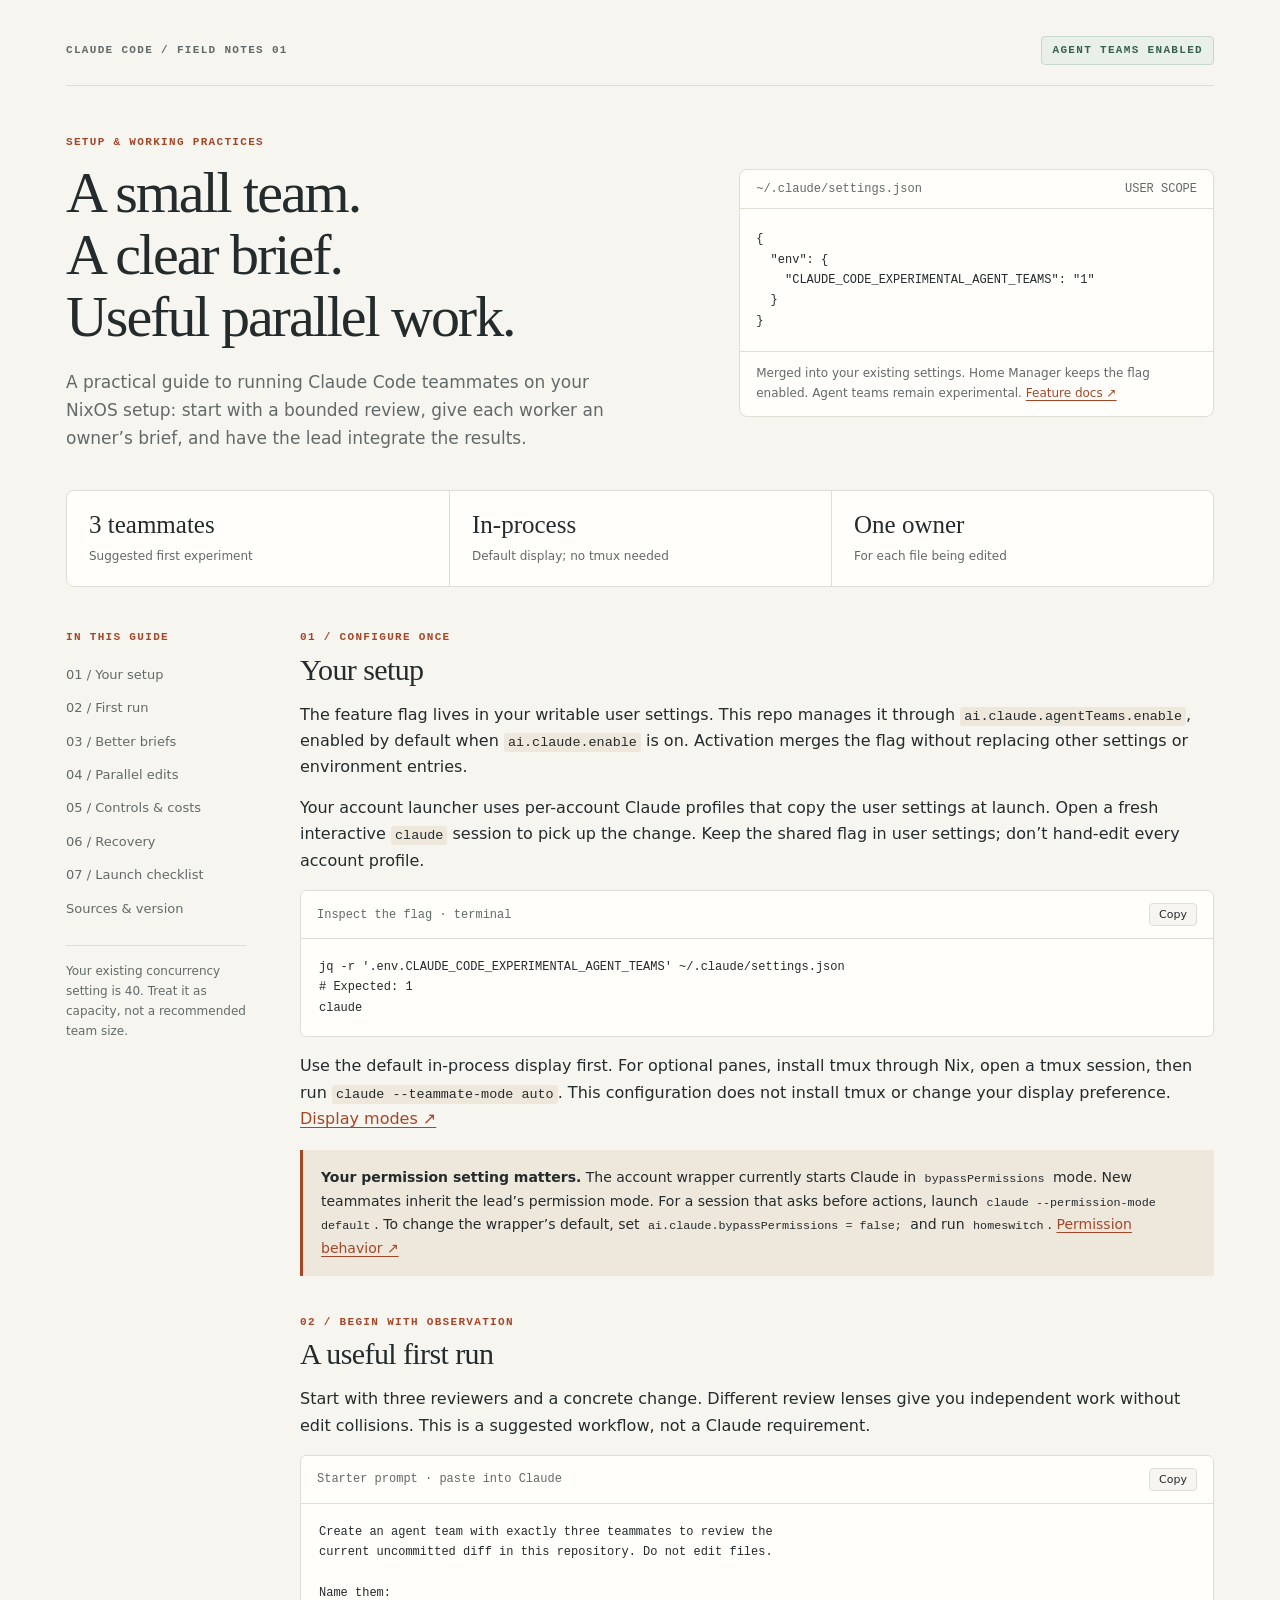
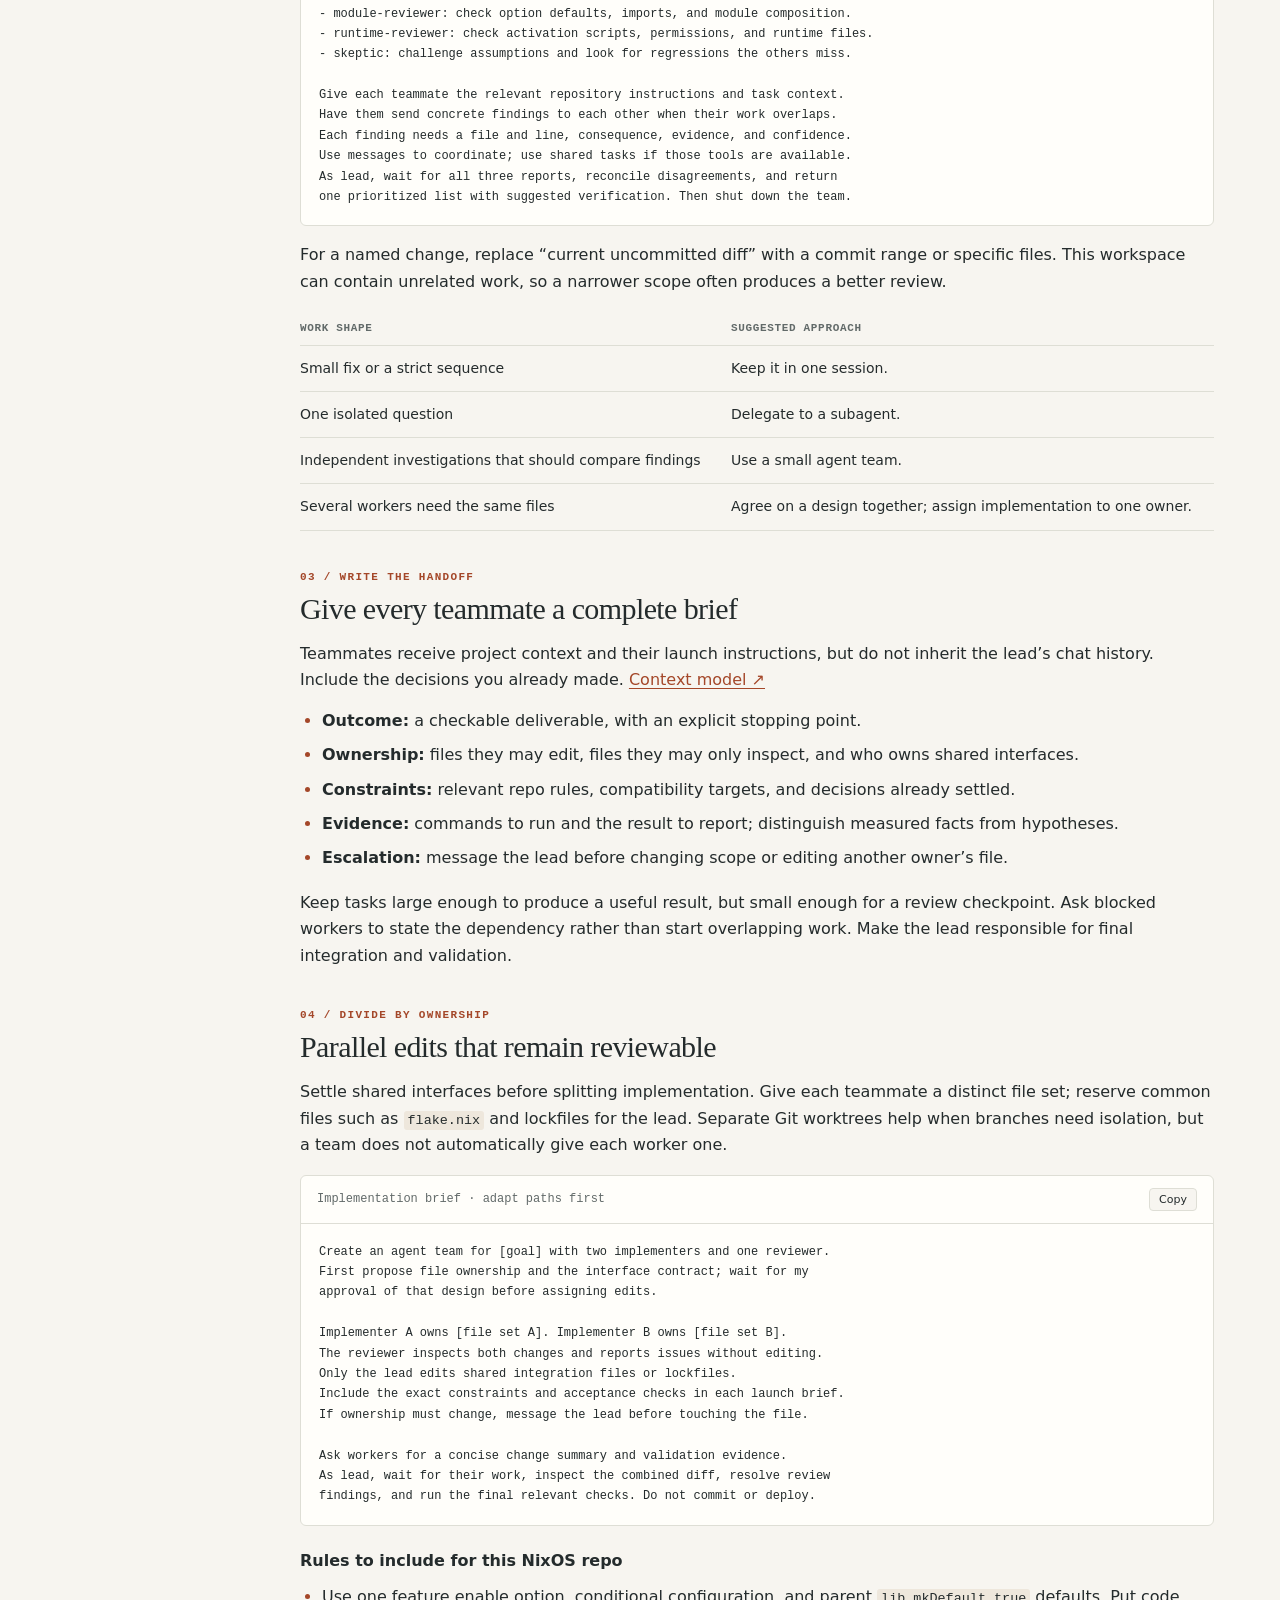
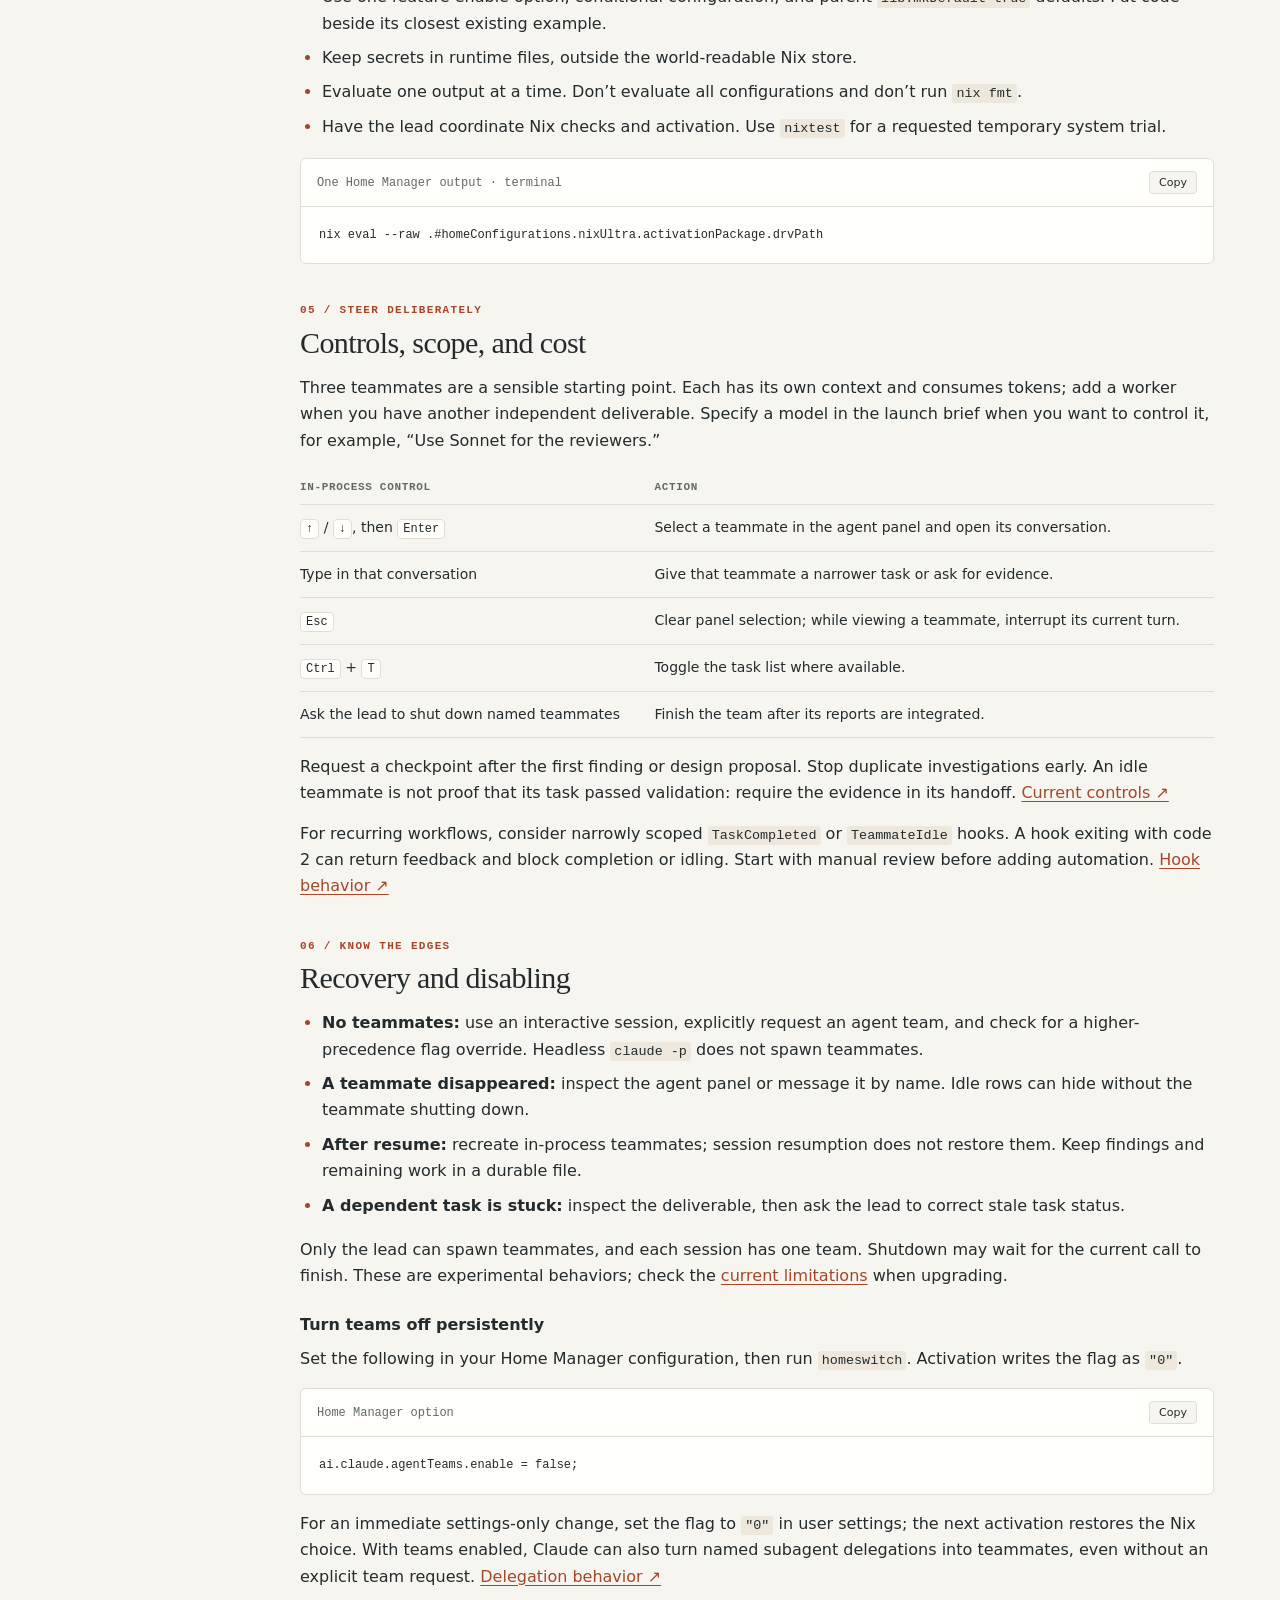
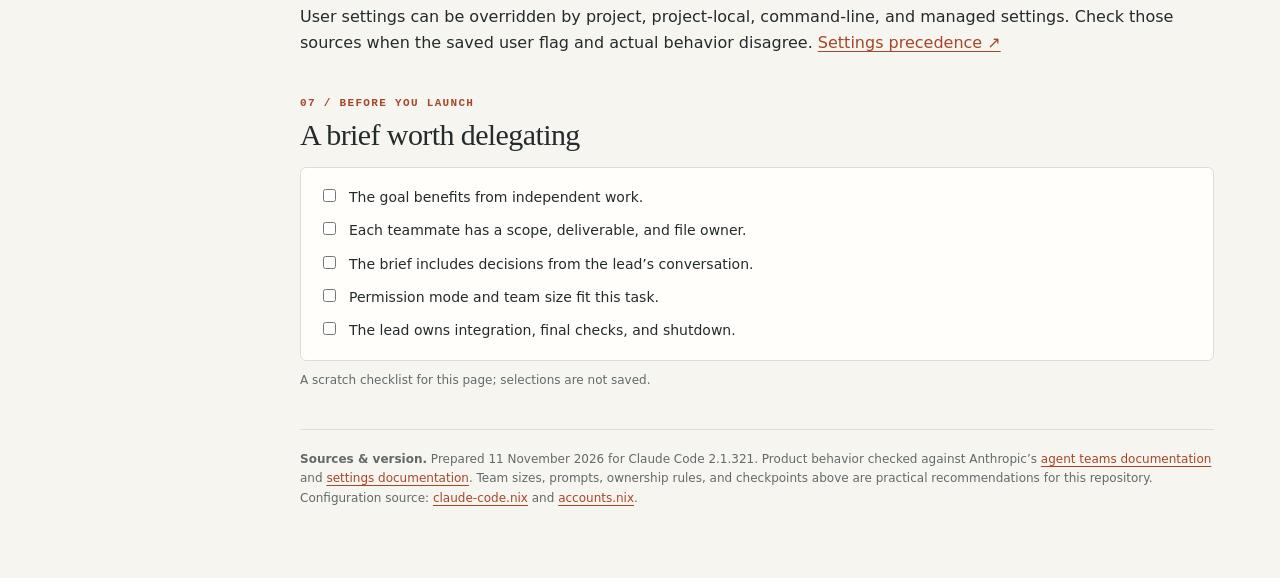
<file: docs/claude-agent-teams.html>
<!doctype html>
<html lang="en">
<head>
  <meta charset="utf-8">
  <meta name="viewport" content="width=device-width, initial-scale=1">
  <meta name="color-scheme" content="light dark">
  <link rel="icon" href="data:,">
  <title>Claude Code agent teams — setup &amp; field guide</title>
  <style>
    :root { color-scheme: light; --paper: #f7f5f0; --card: #fffefa; --ink: #242b2c; --muted: #626a69; --line: #deded5; --accent: #a44729; --soft: #eee7dc; --green: #38614b; }
    * { box-sizing: border-box; }
    html { scroll-behavior: smooth; scroll-padding-top: 24px; }
    body { margin: 0; background: var(--paper); color: var(--ink); font: 16px/1.65 system-ui, sans-serif; }
    a { color: var(--accent); text-underline-offset: 3px; }
    a:focus-visible, button:focus-visible, input:focus-visible { outline: 3px solid var(--accent); outline-offset: 4px; }
    .shell { max-width: 1240px; margin: auto; padding: 36px 46px 70px; }
    .masthead { display: flex; justify-content: space-between; align-items: center; gap: 20px; border-bottom: 1px solid var(--line); padding-bottom: 20px; }
    .brand, .eyebrow, .number, .badge { font: 600 11px/1.5 ui-monospace, monospace; letter-spacing: .12em; text-transform: uppercase; }
    .brand { color: var(--muted); }
    .badge { display: inline-block; border: 1px solid #c7d7ca; background: #e9f0e8; color: var(--green); padding: 5px 10px; border-radius: 4px; white-space: nowrap; }
    .hero { display: grid; grid-template-columns: 1.3fr 1fr; align-items: center; gap: 56px; padding: 48px 0 38px; }
    .eyebrow { color: var(--accent); margin-bottom: 12px; }
    h1 { font: 500 clamp(36px, 4.8vw, 58px)/1.07 Georgia, serif; letter-spacing: -.035em; margin: 0 0 20px; }
    .lede { color: var(--muted); font-size: 17px; max-width: 550px; margin: 0; }
    .config { border: 1px solid var(--line); background: var(--card); border-radius: 8px; overflow: hidden; }
    .config-top, .code-top { padding: 12px 16px; display: flex; justify-content: space-between; align-items: center; gap: 12px; border-bottom: 1px solid var(--line); color: var(--muted); font: 12px ui-monospace, monospace; }
    .config pre { margin: 0; padding: 20px 16px; font-size: 12px; }
    .config-note { border-top: 1px solid var(--line); padding: 12px 16px; font-size: 12px; color: var(--muted); }
    .facts { display: grid; grid-template-columns: repeat(3, 1fr); border: 1px solid var(--line); border-radius: 8px; background: var(--card); margin-bottom: 42px; }
    .fact { padding: 18px 22px; }
    .fact + .fact { border-left: 1px solid var(--line); }
    .fact strong { display: block; font: 500 25px/1.3 Georgia, serif; }
    .fact span { color: var(--muted); font-size: 12px; }
    .layout { display: grid; grid-template-columns: 180px minmax(0, 1fr); gap: 54px; }
    aside { align-self: start; position: sticky; top: 24px; }
    nav a { display: block; color: var(--muted); text-decoration: none; font-size: 13px; padding: 6px 0; }
    nav a:hover { color: var(--accent); }
    .aside-note { border-top: 1px solid var(--line); margin-top: 20px; padding-top: 16px; font-size: 12px; color: var(--muted); }
    section { margin-bottom: 38px; }
    .number { color: var(--accent); display: block; margin-bottom: 6px; }
    h2 { font: 500 30px/1.2 Georgia, serif; letter-spacing: -.02em; margin: 0 0 14px; }
    h3 { font-size: 16px; margin: 22px 0 8px; }
    p { margin: 0 0 14px; }
    ul, ol { padding-left: 22px; margin: 10px 0 18px; }
    li { margin-bottom: 8px; }
    li::marker { color: var(--accent); }
    code, pre, kbd { font-family: ui-monospace, SFMono-Regular, Consolas, monospace; }
    code { font-size: .84em; overflow-wrap: anywhere; }
    :not(pre) > code { background: var(--soft); padding: 2px 4px; border-radius: 3px; }
    pre { overflow-x: auto; white-space: pre-wrap; overflow-wrap: anywhere; margin: 0; padding: 18px; font-size: 12px; line-height: 1.7; }
    pre code { font-size: inherit; }
    .codebox { margin: 16px 0; border: 1px solid var(--line); background: var(--card); border-radius: 6px; overflow: hidden; }
    button { cursor: pointer; border: 1px solid var(--line); border-radius: 4px; color: var(--ink); background: var(--paper); padding: 4px 9px; font: 11px system-ui, sans-serif; }
    button:hover { border-color: var(--accent); }
    .callout { background: var(--soft); border-left: 3px solid var(--accent); padding: 16px 18px; margin: 18px 0; font-size: 14px; }
    .callout p:last-child { margin-bottom: 0; }
    table { width: 100%; border-collapse: collapse; margin: 16px 0; font-size: 14px; }
    th { text-align: left; color: var(--muted); font: 600 11px ui-monospace, monospace; text-transform: uppercase; letter-spacing: .06em; }
    th, td { padding: 11px 10px; border-bottom: 1px solid var(--line); vertical-align: top; }
    th:first-child, td:first-child { padding-left: 0; }
    kbd { border: 1px solid var(--line); background: var(--card); border-radius: 4px; padding: 2px 5px; font-size: 12px; white-space: nowrap; }
    .checklist { display: grid; gap: 10px; border: 1px solid var(--line); background: var(--card); padding: 18px; border-radius: 6px; font-size: 14px; }
    .checklist label { display: flex; gap: 10px; align-items: baseline; cursor: pointer; }
    .checklist input { accent-color: var(--accent); }
    .checklist label:has(input:checked) { color: var(--muted); text-decoration: line-through; }
    .small { font-size: 12px; color: var(--muted); }
    footer { margin-top: 32px; padding-top: 20px; border-top: 1px solid var(--line); font-size: 12px; color: var(--muted); }
    @media (max-width: 860px) { .shell { padding: 24px; } .hero { grid-template-columns: 1fr; gap: 26px; padding-top: 32px; } .layout { grid-template-columns: 1fr; gap: 20px; } aside { position: static; } nav { display: flex; flex-wrap: wrap; gap: 4px 18px; } .aside-note { display: none; } .facts { margin-bottom: 28px; } }
    @media (max-width: 500px) { .shell { padding: 20px 16px; } .masthead { align-items: start; } .brand { max-width: 150px; } .badge { font-size: 9px; } .fact { padding: 14px 10px; } .fact strong { font-size: 20px; } .fact span { font-size: 11px; } h2 { font-size: 26px; } table { font-size: 12px; } }
    @media print { body { background: white; font-size: 11pt; } .shell { max-width: none; padding: 0; } aside, button { display: none; } .layout { display: block; } .hero { gap: 24px; padding-top: 24px; } h1 { font-size: 34pt; } section, .codebox, .callout { break-inside: avoid; } a { color: inherit; } }
  </style>
</head>
<body>
  <div class="shell">
    <header class="masthead">
      <div class="brand">Claude Code / field notes 01</div>
      <span class="badge">Agent teams enabled</span>
    </header>
    <div class="hero">
      <div>
        <div class="eyebrow">Setup &amp; working practices</div>
        <h1>A small team.<br>A clear brief.<br>Useful parallel work.</h1>
        <p class="lede">A practical guide to running Claude Code teammates on your NixOS setup: start with a bounded review, give each worker an owner’s brief, and have the lead integrate the results.</p>
      </div>
      <div class="config">
        <div class="config-top"><span>~/.claude/settings.json</span><span>USER SCOPE</span></div>
        <pre><code>{
  "env": {
    "CLAUDE_CODE_EXPERIMENTAL_AGENT_TEAMS": "1"
  }
}</code></pre>
        <div class="config-note">Merged into your existing settings. Home Manager keeps the flag enabled. Agent teams remain experimental. <a href="https://code.claude.com/docs/en/agent-teams#enable-agent-teams">Feature docs ↗</a></div>
      </div>
    </div>
    <div class="facts">
      <div class="fact"><strong>3 teammates</strong><span>Suggested first experiment</span></div>
      <div class="fact"><strong>In-process</strong><span>Default display; no tmux needed</span></div>
      <div class="fact"><strong>One owner</strong><span>For each file being edited</span></div>
    </div>
    <div class="layout">
      <aside>
        <div class="eyebrow">In this guide</div>
        <nav aria-label="Guide sections">
          <a href="#setup">01 / Your setup</a>
          <a href="#first-run">02 / First run</a>
          <a href="#brief">03 / Better briefs</a>
          <a href="#implementation">04 / Parallel edits</a>
          <a href="#controls">05 / Controls &amp; costs</a>
          <a href="#recovery">06 / Recovery</a>
          <a href="#checklist">07 / Launch checklist</a>
          <a href="#sources">Sources &amp; version</a>
        </nav>
        <div class="aside-note">Your existing concurrency setting is 40. Treat it as capacity, not a recommended team size.</div>
      </aside>
      <main>
        <section id="setup">
          <span class="number">01 / Configure once</span>
          <h2>Your setup</h2>
          <p>The feature flag lives in your writable user settings. This repo manages it through <code>ai.claude.agentTeams.enable</code>, enabled by default when <code>ai.claude.enable</code> is on. Activation merges the flag without replacing other settings or environment entries.</p>
          <p>Your account launcher uses per-account Claude profiles that copy the user settings at launch. Open a fresh interactive <code>claude</code> session to pick up the change. Keep the shared flag in user settings; don’t hand-edit every account profile.</p>
          <div class="codebox">
            <div class="code-top"><span>Inspect the flag · terminal</span><button type="button" data-copy="verify">Copy</button></div>
            <pre id="verify"><code>jq -r '.env.CLAUDE_CODE_EXPERIMENTAL_AGENT_TEAMS' ~/.claude/settings.json
# Expected: 1
claude</code></pre>
          </div>
          <p>Use the default in-process display first. For optional panes, install tmux through Nix, open a tmux session, then run <code>claude --teammate-mode auto</code>. This configuration does not install tmux or change your display preference. <a href="https://code.claude.com/docs/en/agent-teams#choose-a-display-mode">Display modes ↗</a></p>
          <div class="callout"><p><strong>Your permission setting matters.</strong> The account wrapper currently starts Claude in <code>bypassPermissions</code> mode. New teammates inherit the lead’s permission mode. For a session that asks before actions, launch <code>claude --permission-mode default</code>. To change the wrapper’s default, set <code>ai.claude.bypassPermissions = false;</code> and run <code>homeswitch</code>. <a href="https://code.claude.com/docs/en/agent-teams#permissions">Permission behavior ↗</a></p></div>
        </section>
        <section id="first-run">
          <span class="number">02 / Begin with observation</span>
          <h2>A useful first run</h2>
          <p>Start with three reviewers and a concrete change. Different review lenses give you independent work without edit collisions. This is a suggested workflow, not a Claude requirement.</p>
          <div class="codebox">
            <div class="code-top"><span>Starter prompt · paste into Claude</span><button type="button" data-copy="review-prompt">Copy</button></div>
            <pre id="review-prompt"><code>Create an agent team with exactly three teammates to review the
current uncommitted diff in this repository. Do not edit files.

Name them:
- module-reviewer: check option defaults, imports, and module composition.
- runtime-reviewer: check activation scripts, permissions, and runtime files.
- skeptic: challenge assumptions and look for regressions the others miss.

Give each teammate the relevant repository instructions and task context.
Have them send concrete findings to each other when their work overlaps.
Each finding needs a file and line, consequence, evidence, and confidence.
Use messages to coordinate; use shared tasks if those tools are available.
As lead, wait for all three reports, reconcile disagreements, and return
one prioritized list with suggested verification. Then shut down the team.</code></pre>
          </div>
          <p>For a named change, replace “current uncommitted diff” with a commit range or specific files. This workspace can contain unrelated work, so a narrower scope often produces a better review.</p>
          <table>
            <thead><tr><th>Work shape</th><th>Suggested approach</th></tr></thead>
            <tbody>
              <tr><td>Small fix or a strict sequence</td><td>Keep it in one session.</td></tr>
              <tr><td>One isolated question</td><td>Delegate to a subagent.</td></tr>
              <tr><td>Independent investigations that should compare findings</td><td>Use a small agent team.</td></tr>
              <tr><td>Several workers need the same files</td><td>Agree on a design together; assign implementation to one owner.</td></tr>
            </tbody>
          </table>
        </section>
        <section id="brief">
          <span class="number">03 / Write the handoff</span>
          <h2>Give every teammate a complete brief</h2>
          <p>Teammates receive project context and their launch instructions, but do not inherit the lead’s chat history. Include the decisions you already made. <a href="https://code.claude.com/docs/en/agent-teams#context-and-communication">Context model ↗</a></p>
          <ul>
            <li><strong>Outcome:</strong> a checkable deliverable, with an explicit stopping point.</li>
            <li><strong>Ownership:</strong> files they may edit, files they may only inspect, and who owns shared interfaces.</li>
            <li><strong>Constraints:</strong> relevant repo rules, compatibility targets, and decisions already settled.</li>
            <li><strong>Evidence:</strong> commands to run and the result to report; distinguish measured facts from hypotheses.</li>
            <li><strong>Escalation:</strong> message the lead before changing scope or editing another owner’s file.</li>
          </ul>
          <p>Keep tasks large enough to produce a useful result, but small enough for a review checkpoint. Ask blocked workers to state the dependency rather than start overlapping work. Make the lead responsible for final integration and validation.</p>
        </section>
        <section id="implementation">
          <span class="number">04 / Divide by ownership</span>
          <h2>Parallel edits that remain reviewable</h2>
          <p>Settle shared interfaces before splitting implementation. Give each teammate a distinct file set; reserve common files such as <code>flake.nix</code> and lockfiles for the lead. Separate Git worktrees help when branches need isolation, but a team does not automatically give each worker one.</p>
          <div class="codebox">
            <div class="code-top"><span>Implementation brief · adapt paths first</span><button type="button" data-copy="build-prompt">Copy</button></div>
            <pre id="build-prompt"><code>Create an agent team for [goal] with two implementers and one reviewer.
First propose file ownership and the interface contract; wait for my
approval of that design before assigning edits.

Implementer A owns [file set A]. Implementer B owns [file set B].
The reviewer inspects both changes and reports issues without editing.
Only the lead edits shared integration files or lockfiles.
Include the exact constraints and acceptance checks in each launch brief.
If ownership must change, message the lead before touching the file.

Ask workers for a concise change summary and validation evidence.
As lead, wait for their work, inspect the combined diff, resolve review
findings, and run the final relevant checks. Do not commit or deploy.</code></pre>
          </div>
          <h3>Rules to include for this NixOS repo</h3>
          <ul>
            <li>Use one feature enable option, conditional configuration, and parent <code>lib.mkDefault true</code> defaults. Put code beside its closest existing example.</li>
            <li>Keep secrets in runtime files, outside the world-readable Nix store.</li>
            <li>Evaluate one output at a time. Don’t evaluate all configurations and don’t run <code>nix fmt</code>.</li>
            <li>Have the lead coordinate Nix checks and activation. Use <code>nixtest</code> for a requested temporary system trial.</li>
          </ul>
          <div class="codebox"><div class="code-top"><span>One Home Manager output · terminal</span><button type="button" data-copy="nix-check">Copy</button></div><pre id="nix-check"><code>nix eval --raw .#homeConfigurations.nixUltra.activationPackage.drvPath</code></pre></div>
        </section>
        <section id="controls">
          <span class="number">05 / Steer deliberately</span>
          <h2>Controls, scope, and cost</h2>
          <p>Three teammates are a sensible starting point. Each has its own context and consumes tokens; add a worker when you have another independent deliverable. Specify a model in the launch brief when you want to control it, for example, “Use Sonnet for the reviewers.”</p>
          <table>
            <thead><tr><th>In-process control</th><th>Action</th></tr></thead>
            <tbody>
              <tr><td><kbd>↑</kbd> / <kbd>↓</kbd>, then <kbd>Enter</kbd></td><td>Select a teammate in the agent panel and open its conversation.</td></tr>
              <tr><td>Type in that conversation</td><td>Give that teammate a narrower task or ask for evidence.</td></tr>
              <tr><td><kbd>Esc</kbd></td><td>Clear panel selection; while viewing a teammate, interrupt its current turn.</td></tr>
              <tr><td><kbd>Ctrl</kbd> + <kbd>T</kbd></td><td>Toggle the task list where available.</td></tr>
              <tr><td>Ask the lead to shut down named teammates</td><td>Finish the team after its reports are integrated.</td></tr>
            </tbody>
          </table>
          <p>Request a checkpoint after the first finding or design proposal. Stop duplicate investigations early. An idle teammate is not proof that its task passed validation: require the evidence in its handoff. <a href="https://code.claude.com/docs/en/agent-teams#talk-to-teammates-directly">Current controls ↗</a></p>
          <p>For recurring workflows, consider narrowly scoped <code>TaskCompleted</code> or <code>TeammateIdle</code> hooks. A hook exiting with code 2 can return feedback and block completion or idling. Start with manual review before adding automation. <a href="https://code.claude.com/docs/en/agent-teams#enforce-quality-gates-with-hooks">Hook behavior ↗</a></p>
        </section>
        <section id="recovery">
          <span class="number">06 / Know the edges</span>
          <h2>Recovery and disabling</h2>
          <ul>
            <li><strong>No teammates:</strong> use an interactive session, explicitly request an agent team, and check for a higher-precedence flag override. Headless <code>claude -p</code> does not spawn teammates.</li>
            <li><strong>A teammate disappeared:</strong> inspect the agent panel or message it by name. Idle rows can hide without the teammate shutting down.</li>
            <li><strong>After resume:</strong> recreate in-process teammates; session resumption does not restore them. Keep findings and remaining work in a durable file.</li>
            <li><strong>A dependent task is stuck:</strong> inspect the deliverable, then ask the lead to correct stale task status.</li>
          </ul>
          <p>Only the lead can spawn teammates, and each session has one team. Shutdown may wait for the current call to finish. These are experimental behaviors; check the <a href="https://code.claude.com/docs/en/agent-teams#limitations">current limitations</a> when upgrading.</p>
          <h3>Turn teams off persistently</h3>
          <p>Set the following in your Home Manager configuration, then run <code>homeswitch</code>. Activation writes the flag as <code>"0"</code>.</p>
          <div class="codebox"><div class="code-top"><span>Home Manager option</span><button type="button" data-copy="disable">Copy</button></div><pre id="disable"><code>ai.claude.agentTeams.enable = false;</code></pre></div>
          <p>For an immediate settings-only change, set the flag to <code>"0"</code> in user settings; the next activation restores the Nix choice. With teams enabled, Claude can also turn named subagent delegations into teammates, even without an explicit team request. <a href="https://code.claude.com/docs/en/agent-teams#claude-spawns-teammates-instead-of-subagents">Delegation behavior ↗</a></p>
          <p>User settings can be overridden by project, project-local, command-line, and managed settings. Check those sources when the saved user flag and actual behavior disagree. <a href="https://code.claude.com/docs/en/settings#settings-precedence">Settings precedence ↗</a></p>
        </section>
        <section id="checklist">
          <span class="number">07 / Before you launch</span>
          <h2>A brief worth delegating</h2>
          <div class="checklist" role="group" aria-label="Team launch checklist">
            <label><input type="checkbox">The goal benefits from independent work.</label>
            <label><input type="checkbox">Each teammate has a scope, deliverable, and file owner.</label>
            <label><input type="checkbox">The brief includes decisions from the lead’s conversation.</label>
            <label><input type="checkbox">Permission mode and team size fit this task.</label>
            <label><input type="checkbox">The lead owns integration, final checks, and shutdown.</label>
          </div>
          <p class="small" style="margin-top: 10px">A scratch checklist for this page; selections are not saved.</p>
        </section>
        <footer id="sources">
          <strong>Sources &amp; version.</strong> Prepared 11 November 2026 for Claude Code 2.1.321. Product behavior checked against Anthropic’s <a href="https://code.claude.com/docs/en/agent-teams">agent teams documentation</a> and <a href="https://code.claude.com/docs/en/settings">settings documentation</a>. Team sizes, prompts, ownership rules, and checkpoints above are practical recommendations for this repository. Configuration source: <a href="../modules/home-manager/term/ai/claude-code.nix">claude-code.nix</a> and <a href="../modules/home-manager/term/ai/accounts.nix">accounts.nix</a>.
        </footer>
      </main>
    </div>
  </div>
  <script>
    document.querySelectorAll('[data-copy]').forEach(button => {
      button.addEventListener('click', async () => {
        const value = document.getElementById(button.dataset.copy).textContent;
        try {
          if (navigator.clipboard && window.isSecureContext) {
            await navigator.clipboard.writeText(value);
          } else {
            const field = document.createElement('textarea');
            field.value = value;
            field.style.position = 'fixed';
            field.style.opacity = '0';
            document.body.appendChild(field);
            field.select();
            const copied = document.execCommand('copy');
            field.remove();
            if (!copied) throw new Error('copy unavailable');
          }
          button.textContent = 'Copied';
          setTimeout(() => { button.textContent = 'Copy'; }, 1800);
        } catch {
          button.textContent = 'Select text to copy';
        }
      });
    });
  </script>
</body>
</html>
</file>
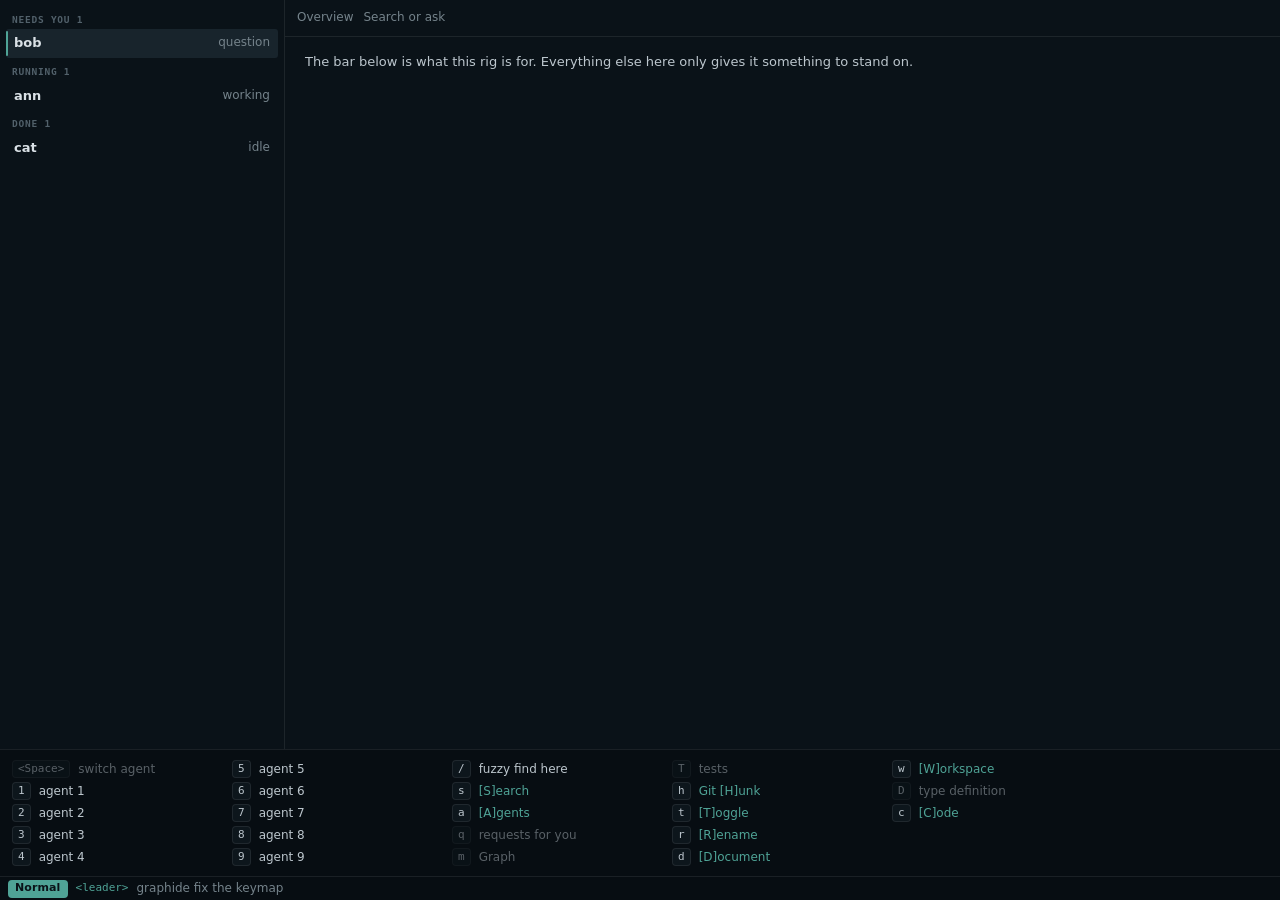
<file: pkgs/t3code/look-check.html>
<!doctype html>
<!-- A standing rig for looking at the chrome this plugin paints: the
     statusline, the which-key bar and the message line, on a page dressed in
     the Graphide Verdigris Ink roles, in a frame the shape of T3's.

     Open it, or take a picture of it:
       chromium --headless=new --screenshot=look.png --window-size=1600,1000 \
                --virtual-time-budget=4000 file://$PWD/look-check.html?seq=<leader>

     ?seq= drives a sequence in gred notation; ?msg=1 says something on the
     message line instead. Compare with the rendered gred frames in
     docs/Tech/gred/native/frames/. -->
<html class="dark"><head><meta charset="utf-8"><title>Graphide CI</title>
<style>
  /* The theme's roles, as T3 publishes them. Theme::ink, verbatim. */
  :root{
    --app-theme-canvas:#0a1218; --app-theme-chrome:#070d12; --app-theme-border:#ffffff14;
    --app-theme-text:#bcc6cd; --app-theme-text-muted:#75838b; --app-theme-muted:#0d161c;
    --app-theme-accent:#4fa396; --app-theme-surface:#1f2c35; --app-theme-sidebar:#0a1218;
    --app-theme-sidebar-row-selected:#18242c;
    --font-mono:"JetBrains Mono",ui-monospace,SFMono-Regular,Menlo,monospace;
    --font-sans:"Inter Variable","Inter",ui-sans-serif,system-ui,sans-serif;
  }
  html,body{margin:0;height:100%}
  body{background:var(--app-theme-canvas);color:var(--app-theme-text);
       font:400 13px/1.45 var(--font-sans);display:flex}
  .side{width:272px;flex:none;background:var(--app-theme-sidebar);
        border-right:1px solid var(--app-theme-border);padding:6px}
  .eyebrow{font:600 9.5px/1.2 var(--font-mono);letter-spacing:.08em;text-transform:uppercase;
           color:#52616b;padding:8px 6px 4px}
  .row{display:flex;gap:8px;padding:5px 8px;border-radius:3px;position:relative;color:#dae1e6}
  .row .when{margin-left:auto;color:var(--app-theme-text-muted);font-size:12px}
  .row.on{background:var(--app-theme-sidebar-row-selected)}
  .row.on::before{content:"";position:absolute;left:0;top:2px;bottom:2px;width:2px;
                  border-radius:1px;background:var(--app-theme-accent)}
  .main{flex:1;display:flex;flex-direction:column;min-width:0}
  .head{height:36px;border-bottom:1px solid var(--app-theme-border);display:flex;align-items:center;
        gap:10px;padding:0 12px;color:var(--app-theme-text-muted);font-size:12px}
  .body{flex:1;padding:16px 20px;color:var(--app-theme-text);max-width:860px}
  .body p{margin:0 0 10px}
  /* The composer's own slots: sunken well, hairline edge lit at .55 of the
     accent while it has the keys, radius 6, 12 either side and 8 over. */
  form{margin:12px;background:var(--app-theme-muted);border:1px solid rgba(79,163,150,.55);
       border-radius:6px;padding:8px 12px}
  .composer-tiptap{white-space:pre-wrap;word-break:break-word;font:400 12.5px/1.4 var(--font-mono);
                   min-height:36px;outline:none;caret-color:var(--app-theme-accent)}
</style></head>
<body>
  <div class="side">
    <div class="eyebrow">Needs you <span>1</span></div>
    <div class="row on"><b>bob</b><span class="when">question</span></div>
    <div class="eyebrow">Running <span>1</span></div>
    <div class="row"><b>ann</b><span class="when">working</span></div>
    <div class="eyebrow">Done <span>1</span></div>
    <div class="row"><b>cat</b><span class="when">idle</span></div>
  </div>
  <div class="main">
    <div class="head"><span>Overview</span><span>Search or ask</span></div>
    <div class="body">
      <p>The bar below is what this rig is for. Everything else here only gives
      it something to stand on.</p>
    </div>
    <form data-chat-composer-form="true">
      <div class="composer-tiptap" contenteditable="true">fix the keymap</div>
    </form>
  </div>
  <script src="vim-composer.js"></script>
  <script>
    const q = new URLSearchParams(location.search);
    const el = document.querySelector(".composer-tiptap");
    el.focus();
    window.__t3vim.attach(el);
    window.__t3vim.setCaret(4);
    document.title = "graphide  fix the keymap";
    /* A sequence drops after SEQ_TIMEOUT_MS, and a headless run's clock moves
       far faster than a person's, so hold it by typing it again. */
    if (q.get("caret")) { document.title = "graphide  fix the keymap"; window.__t3vim.paintNow(); }
    else {
    const show = () => {
      window.__t3vim.feed("Escape");
      if (q.get("msg")) window.__t3vim.feedSeq(q.get("msg") === "1" ? "<leader>q" : q.get("msg"));
      else window.__t3vim.feedSeq(q.get("seq") || "<leader>");
      window.__t3vim.showHintNow();
      window.__t3vim.paintNow();
    };
    show();
    setInterval(show, 150);
    }
  </script>
</body></html>
</file>
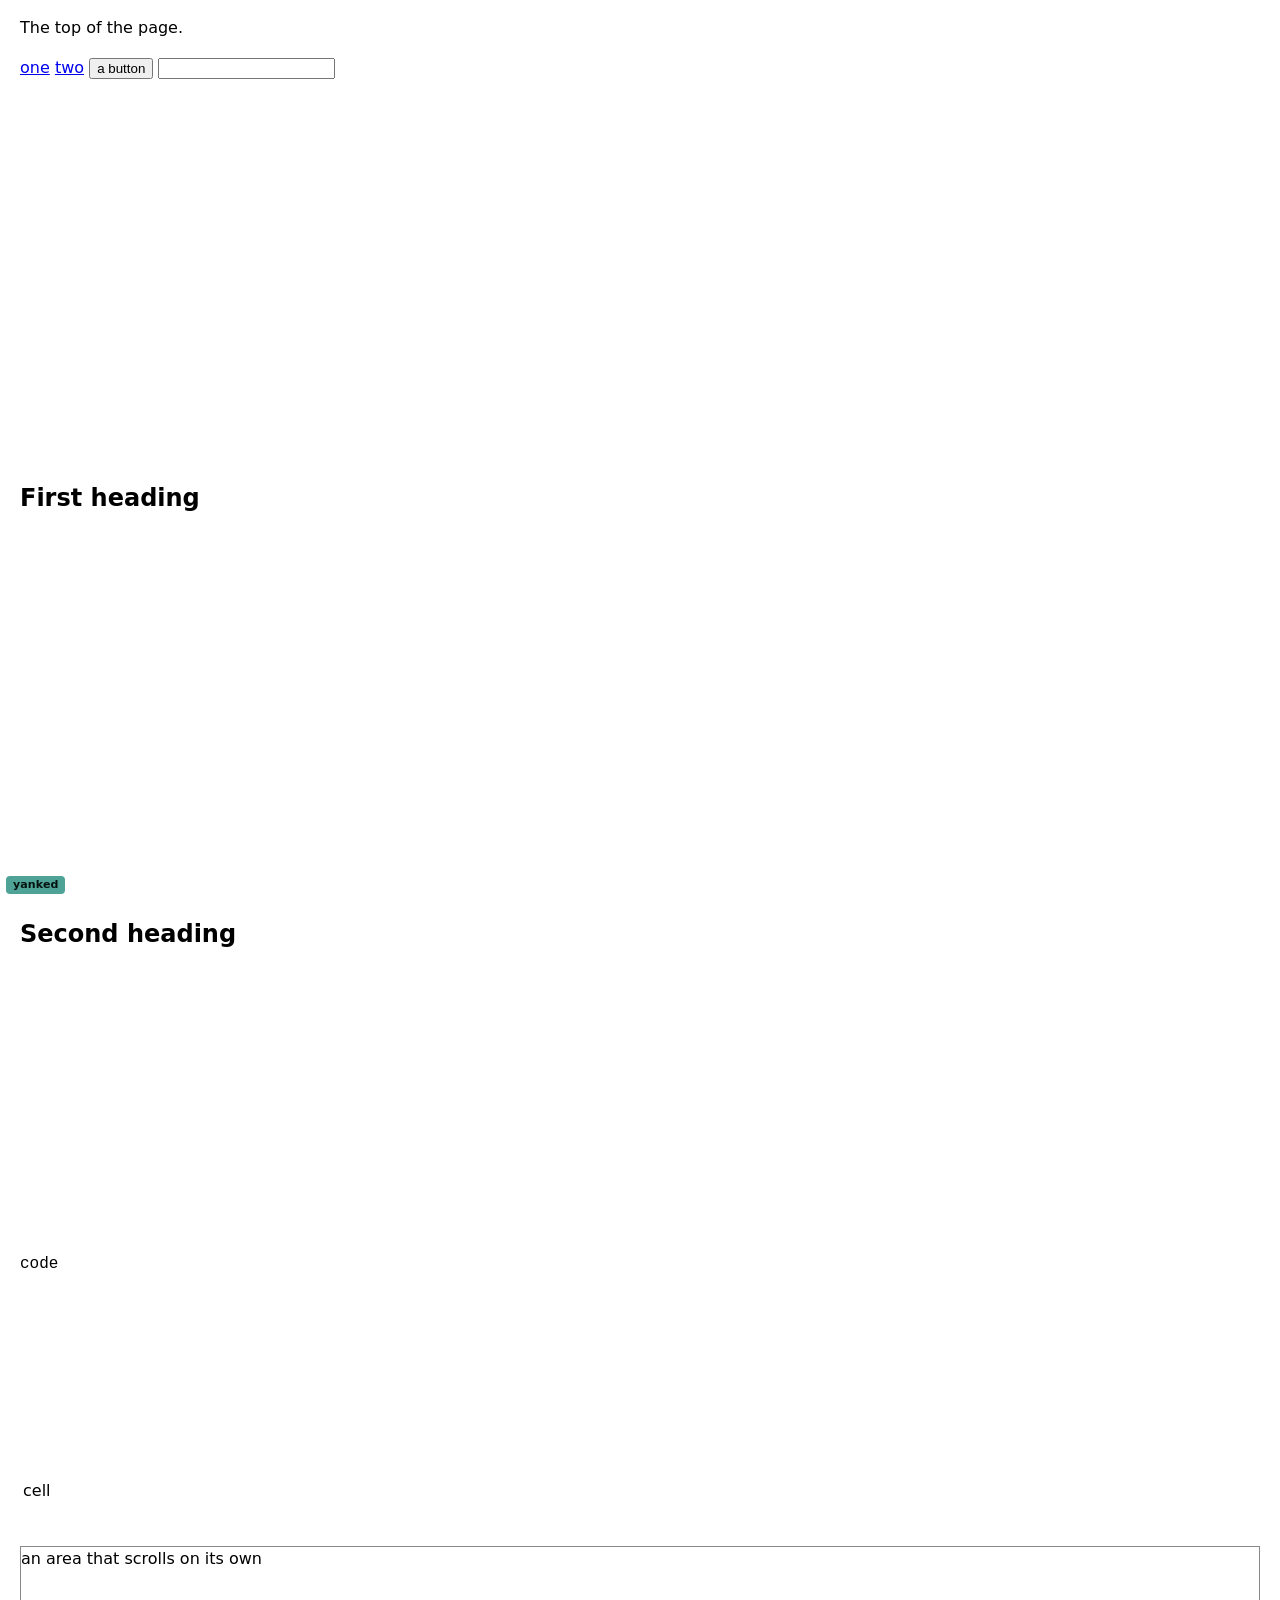
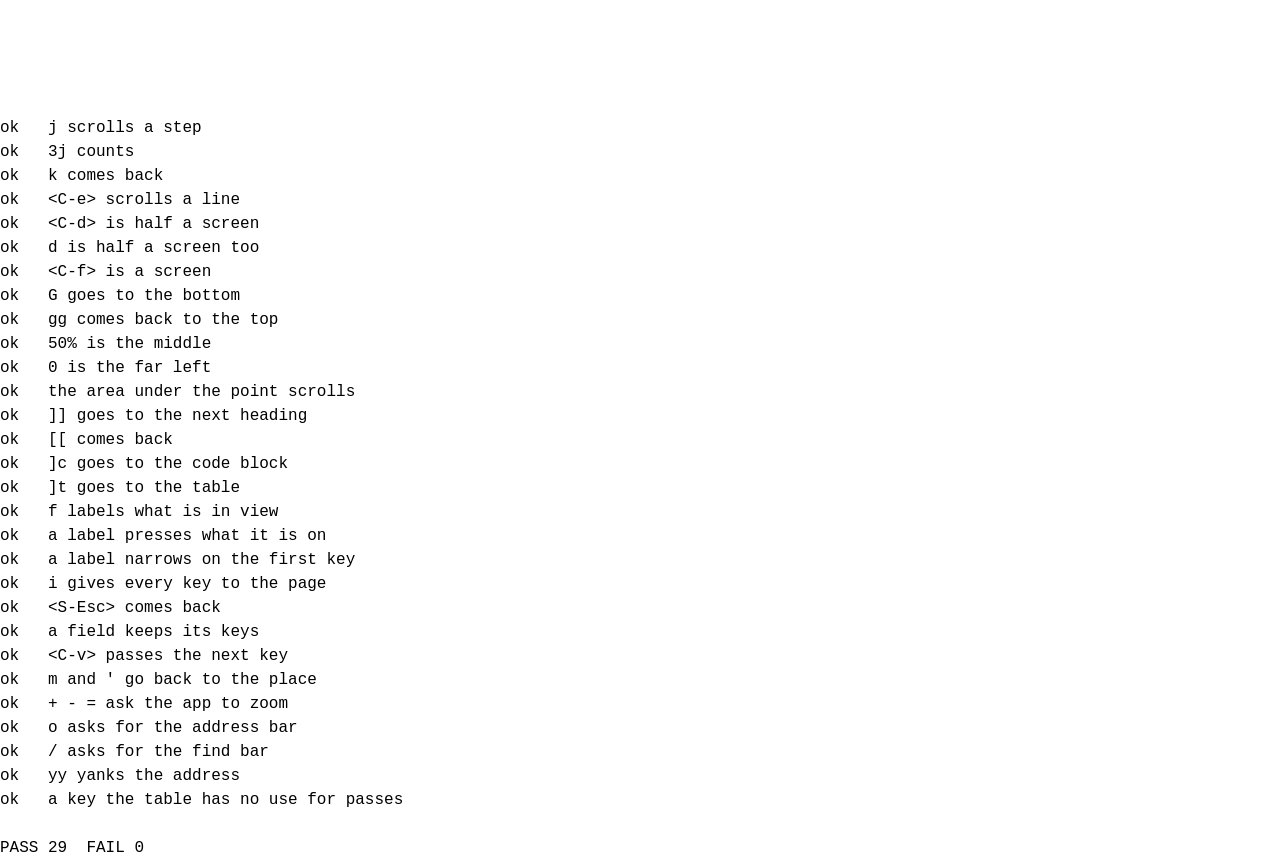
<file: pkgs/t3code/test-page-vim.html>
<!doctype html>
<html><head><meta charset="utf-8"><title>t3pagevim</title>
<style>
  body{margin:0;font:400 16px/1.5 system-ui,sans-serif}
  main{height:3000px;padding:0 20px}
  h2{margin:400px 0 0}
  pre{margin:300px 0 0}
  table{margin:200px 0 0}
  #box{height:200px;overflow-y:auto;border:1px solid #888;margin-top:40px}
  #box div{height:1200px}
</style></head>
<body>
  <main>
    <p id="top">The top of the page.</p>
    <a href="https://example.com/one">one</a>
    <a href="https://example.com/two">two</a>
    <button id="btn">a button</button>
    <input id="field" type="text">
    <h2 id="h-one">First heading</h2>
    <h2 id="h-two">Second heading</h2>
    <pre id="code-one">code</pre>
    <table id="table-one"><tr><td>cell</td></tr></table>
    <div id="box"><div>an area that scrolls on its own</div></div>
  </main>
  <pre id="out"></pre>
  <script src="page-vim.js"></script>
  <script src="test-page-vim.js"></script>
</body></html>
</file>
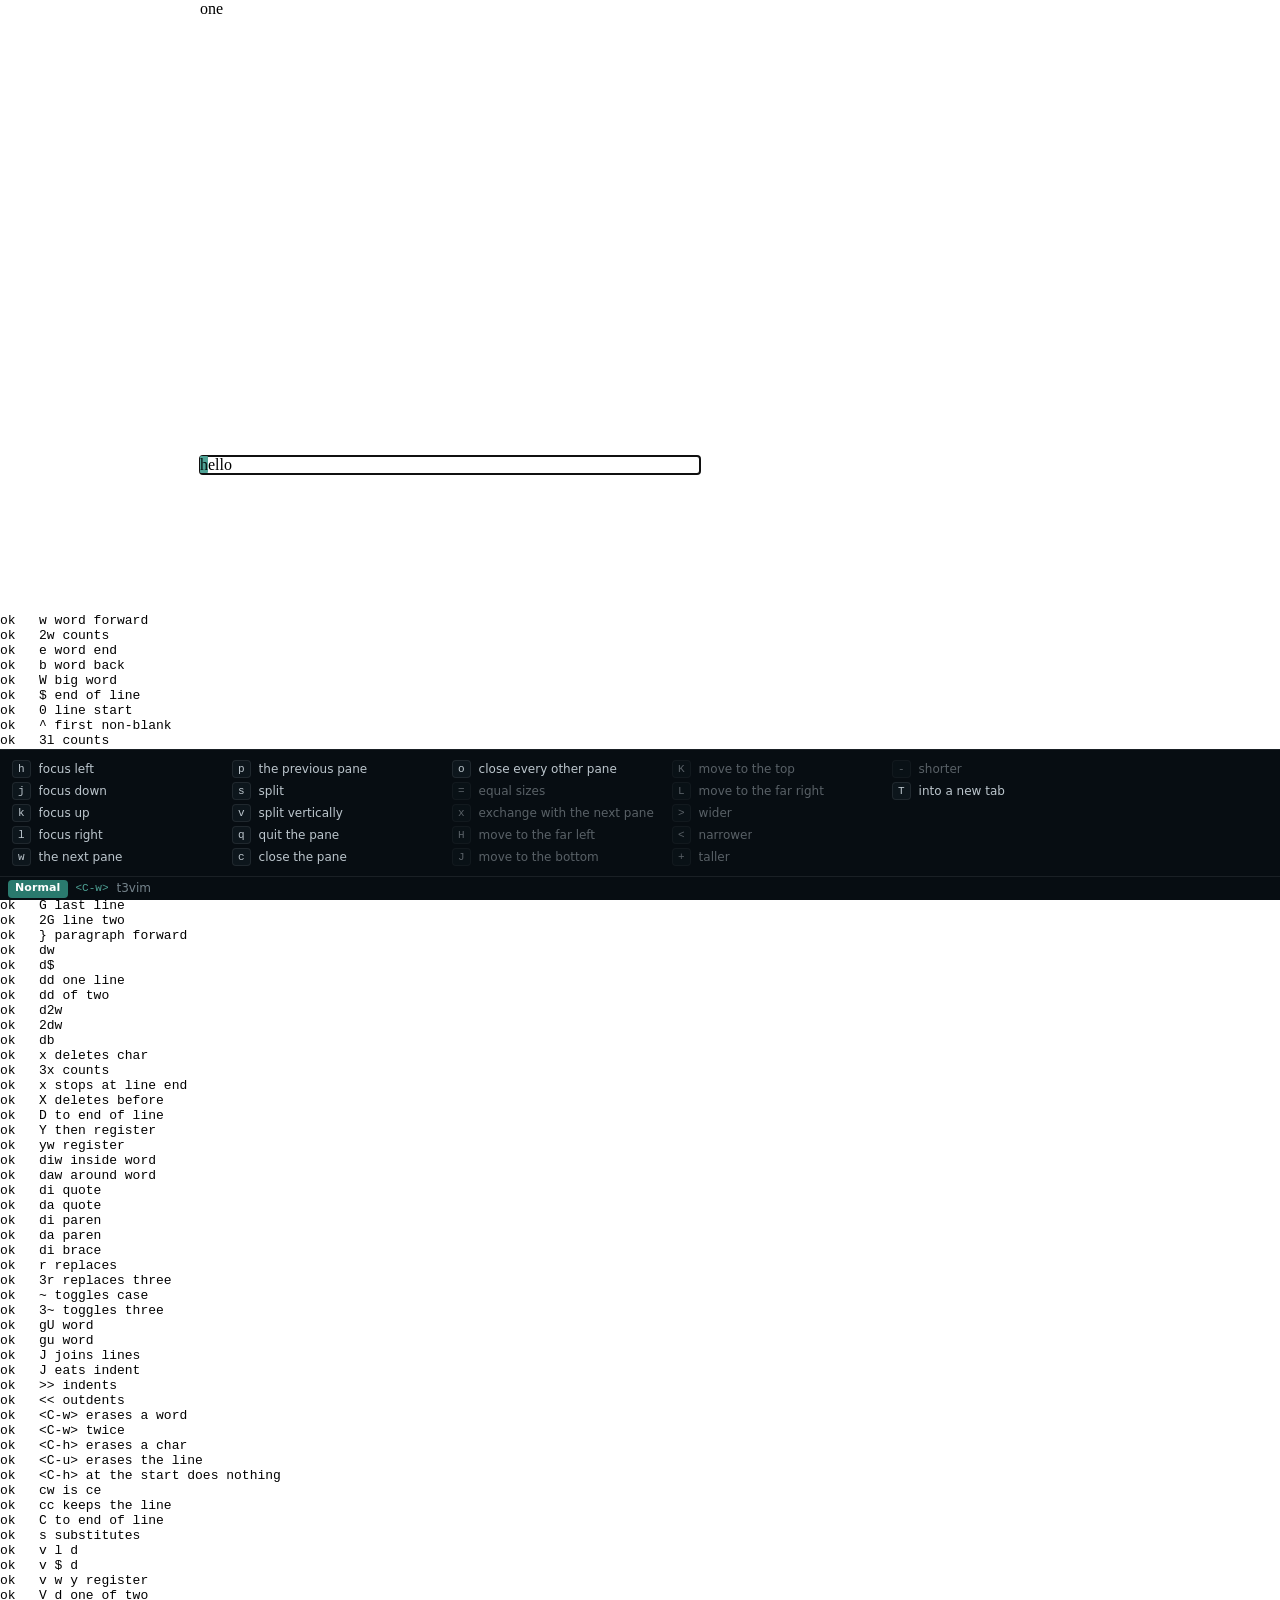
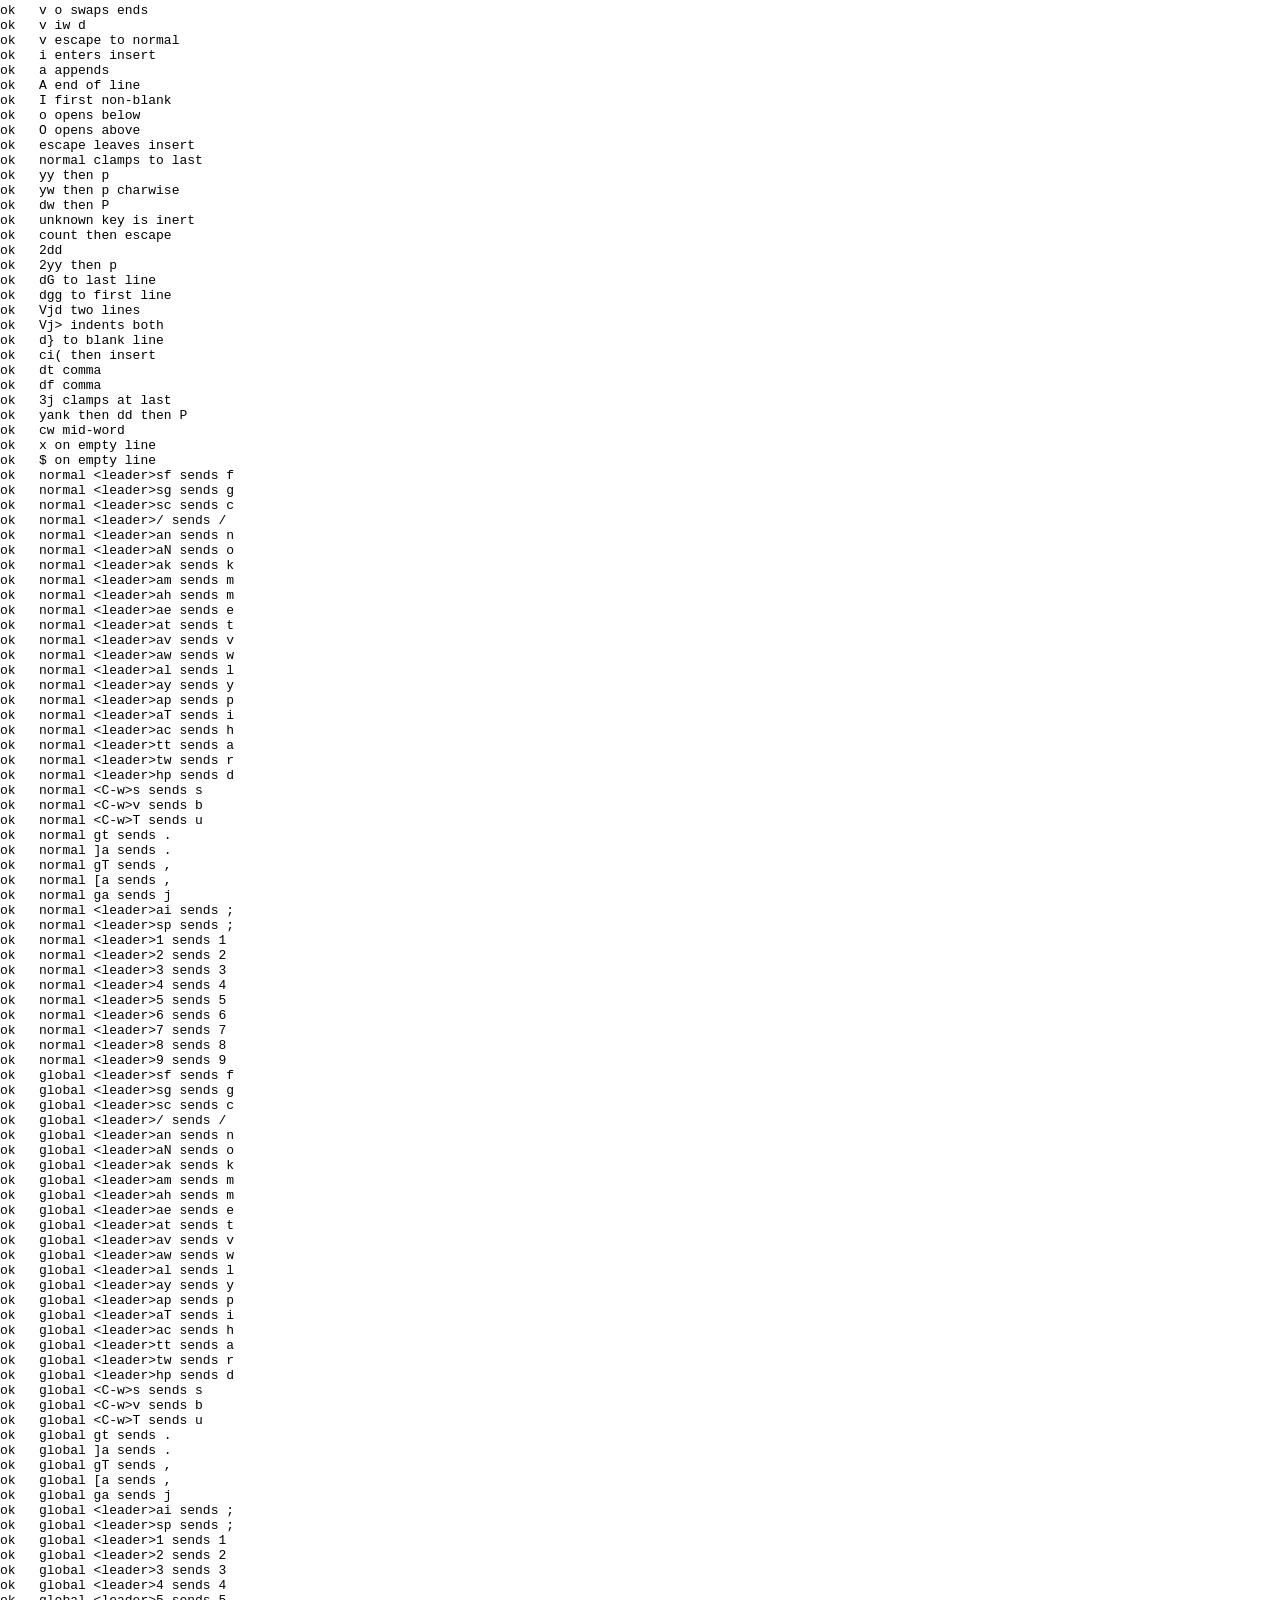
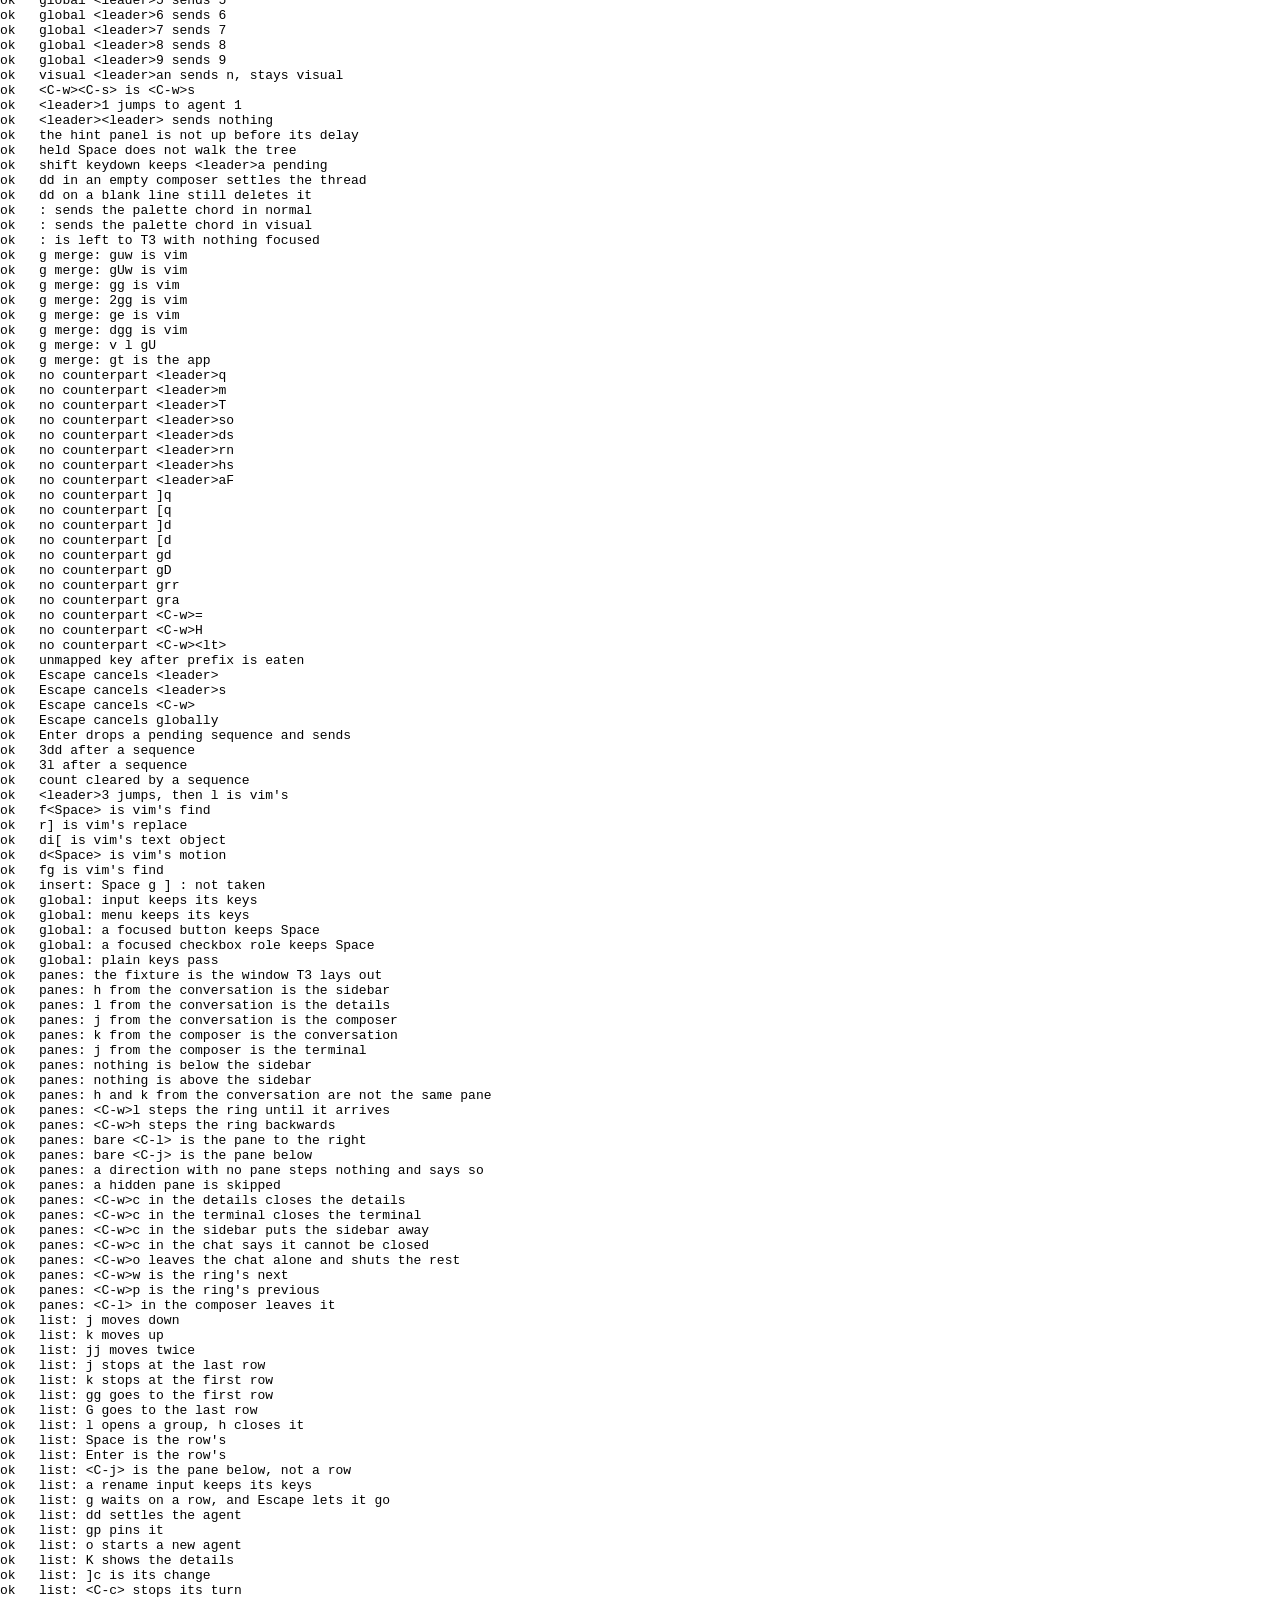
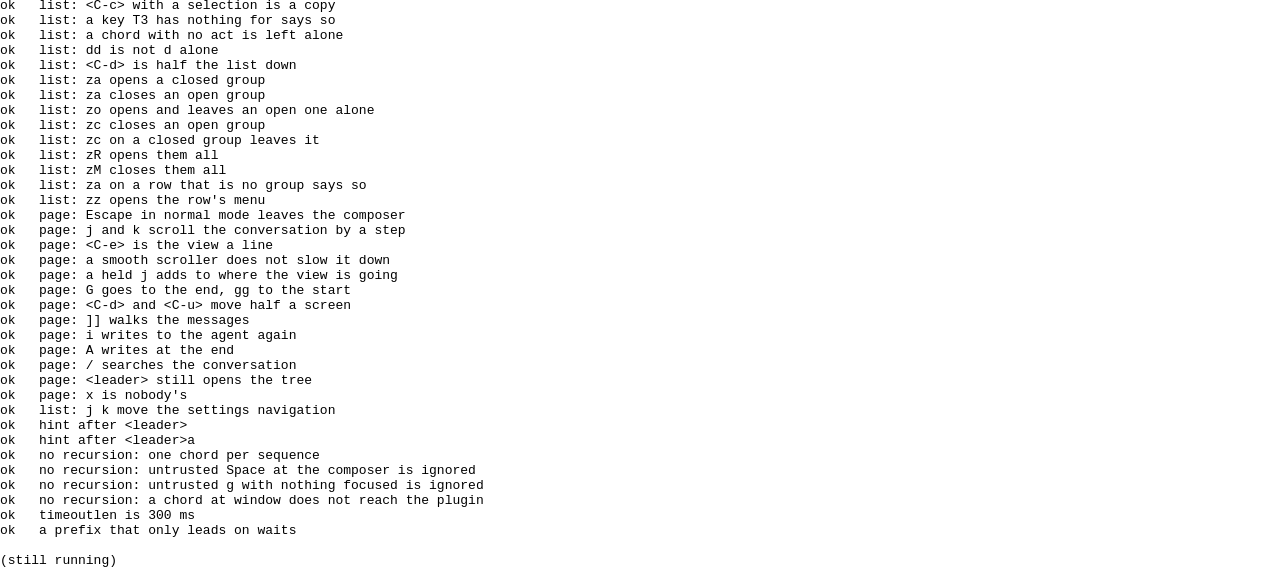
<file: pkgs/t3code/test-vim-composer.html>
<!doctype html>
<html><head><meta charset="utf-8"><title>t3vim</title>
  <style>.composer-tiptap{white-space:pre-wrap;word-break:break-word}</style></head>
<body style="margin:0">
  <!-- T3's window, the shape it gives it: every region carries
       data-workspace-area and data-workspace-order, laid out where T3 lays
       them out, so the pane keys have real rectangles to walk. The orders are
       T3's own: sidebar 0, conversation 1, composer 2, details 3, panel 4,
       terminal 5. -->
  <div id="ws" style="position:relative;width:1000px;height:600px">
    <div data-workspace-area="sidebar" data-workspace-order="0" tabindex="-1"
         style="position:absolute;left:0;top:0;width:200px;height:600px"></div>
    <div data-workspace-area="conversation" data-workspace-order="1" tabindex="-1"
         style="position:absolute;left:200px;top:0;width:500px;height:440px">
      <!-- one scroller with rows that carry their kind, so the page's keys
           have something real to move -->
      <div class="messages-timeline-scroll" style="height:120px;overflow-y:auto">
        <div data-message-role="user" data-timeline-row-kind="message" style="height:200px">one</div>
        <div data-timeline-row-kind="work" style="height:200px">work</div>
        <div data-message-role="assistant" data-timeline-row-kind="message" style="height:200px">two</div>
        <div data-message-role="user" data-timeline-row-kind="message" style="height:200px">three</div>
      </div>
    </div>
    <div data-workspace-area="composer" data-workspace-order="2" tabindex="-1"
         style="position:absolute;left:200px;top:440px;width:500px;height:100px">
      <div data-chat-composer-form="true">
        <div class="composer-tiptap" contenteditable="true"></div>
      </div>
    </div>
    <div data-workspace-area="details" data-workspace-order="3" tabindex="-1"
         style="position:absolute;left:700px;top:0;width:300px;height:600px"></div>
    <div data-workspace-area="terminal" data-workspace-order="5" tabindex="-1"
         style="position:absolute;left:200px;top:540px;width:500px;height:60px"></div>
  </div>
  <pre id="out"></pre>
  <script src="vim-composer.js"></script>
  <script src="test-vim-composer.js"></script>
</body></html>
</file>
